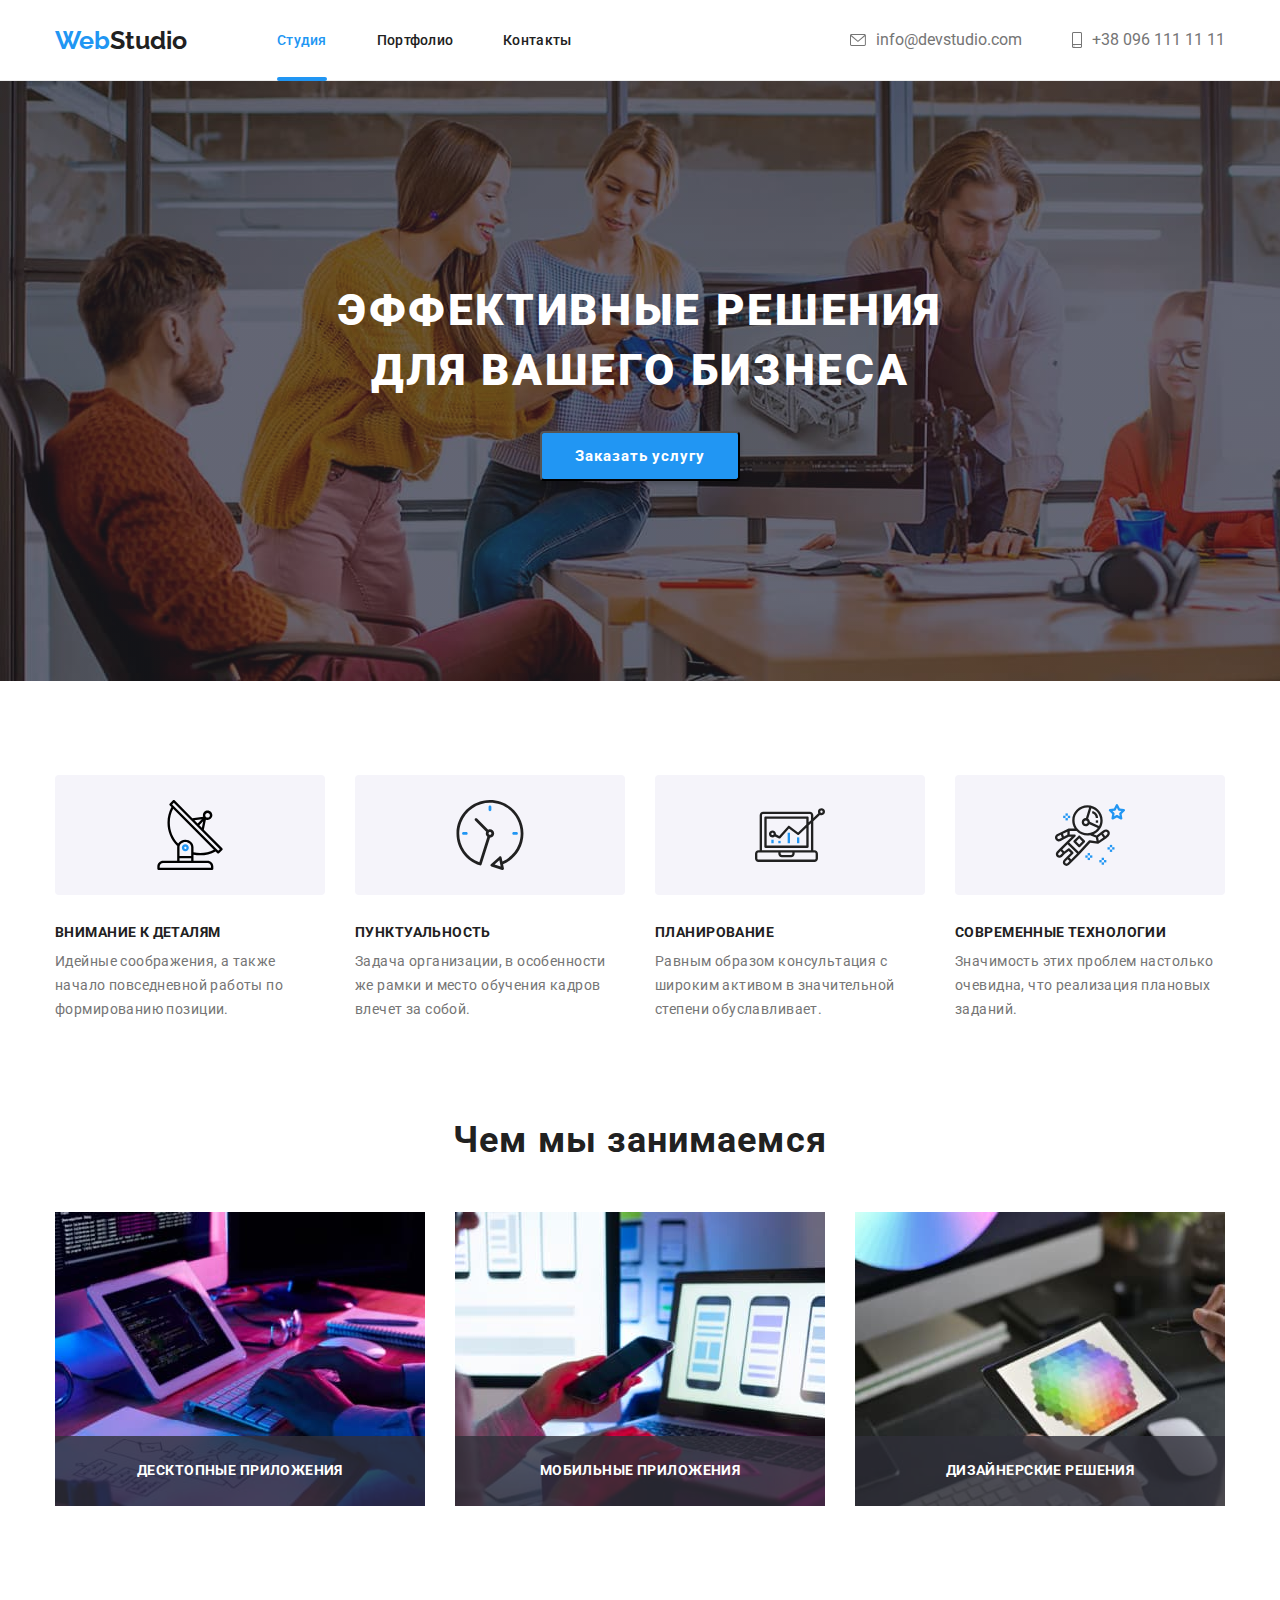
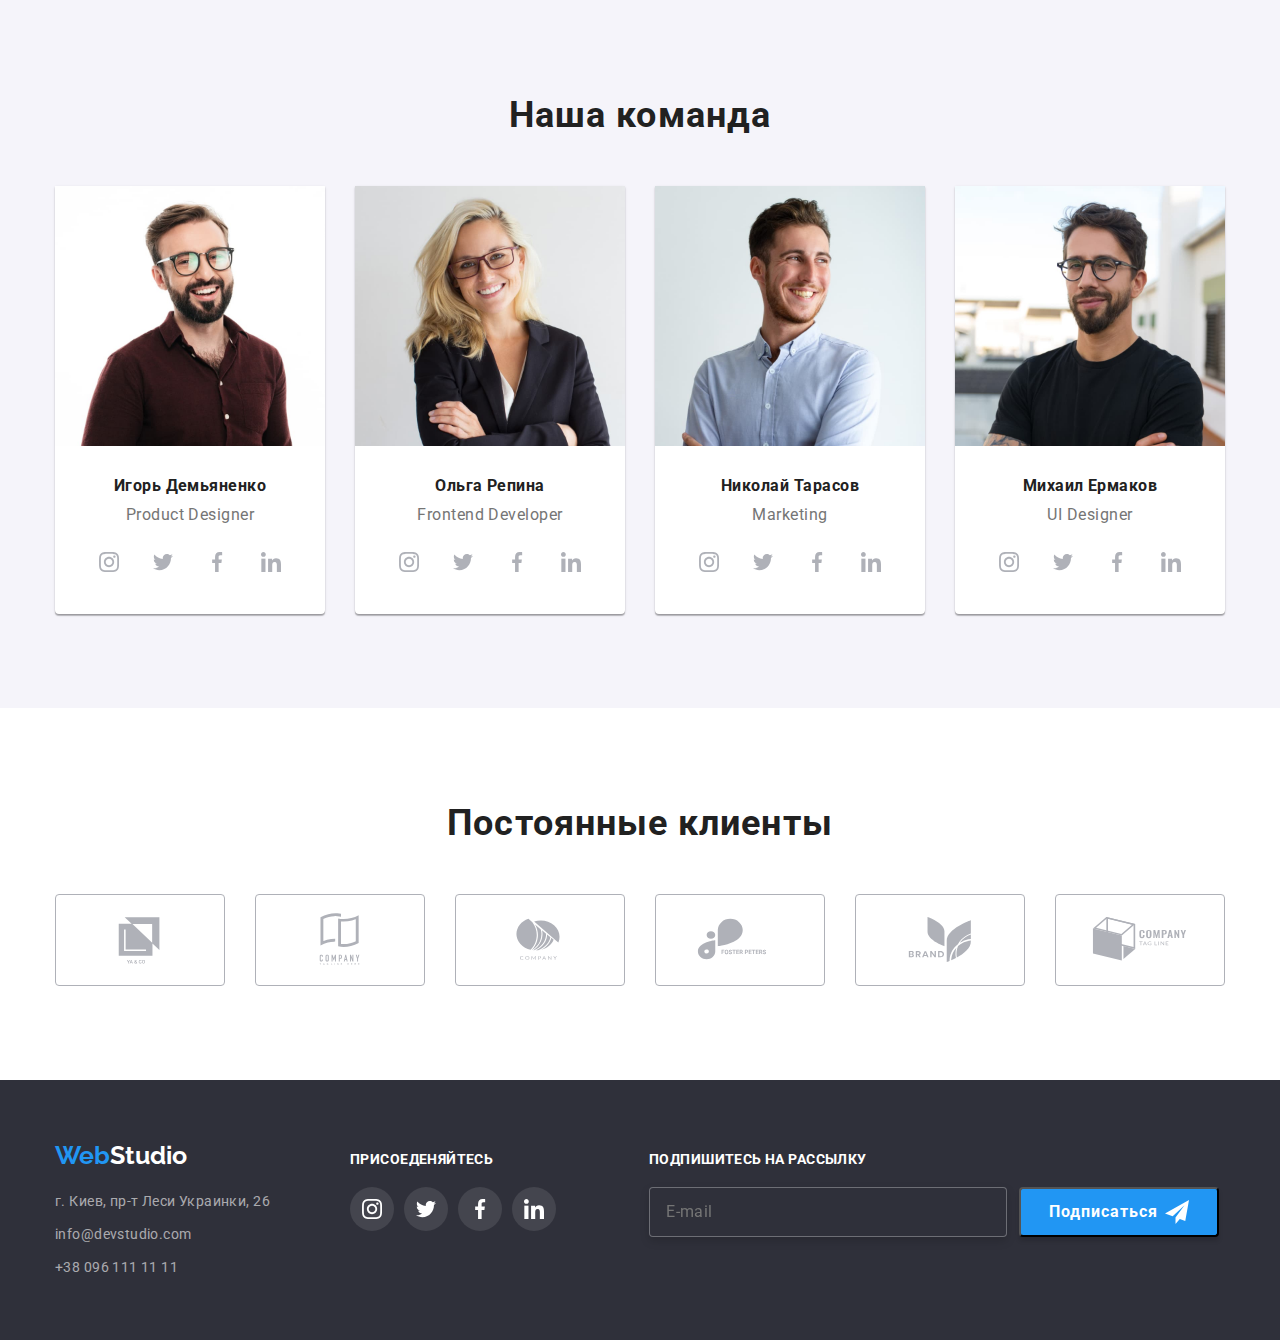
<file: index.html>
<!DOCTYPE html>
<html lang="ru">
  <head>
    <meta charset="UTF-8" />
    <meta http-equiv="X-UA-Compatible" content="IE=edge" />
    <meta name="viewport" content="width=device-width, initial-scale=1.0" />
    <title>Document</title>
    <link rel="stylesheet" href="./CSS/modern-normalize.css" />
    <link rel="stylesheet" href="./CSS/styles.css" />
    <link rel="preconnect" href="https://fonts.googleapis.com" />
    <link rel="preconnect" href="https://fonts.gstatic.com" crossorigin />
    <link
      href="https://fonts.googleapis.com/css2?family=Raleway:wght@700&family=Roboto:wght@400;500;700;900&display=swap"
      rel="stylesheet"
    />
  </head>

  <body>
    <!-- header -->
    <header class="header">
      <div class="header-box container">
        <!-- nav -->
        <nav class="header-nav">
          <a href="./index.html" class="logo">Web<span class="logo-studio">Studio</span></a>

          <ul class="header-nav-list">
            <li class="item"><a class="link current" href="">Студия</a></li>
            <li class="item">
              <a class="link" href="./portfolio.html">Портфолио</a>
            </li>
            <li class="item"><a class="link" href="">Контакты</a></li>
          </ul>
        </nav>
        <ul class="header-contact">
          <li class="item">
            <a class="link" href="mailto:info@devstudio.com"
              ><svg class="mail-icon" width="16" height="12">
                <use href="./images/svg/icons.svg#icon-envelope"></use>
              </svg>
              info@devstudio.com</a
            >
          </li>
          <li class="item">
            <a class="link" href="tel:+380961111111">
              <svg class="phone-icon" width="10" height="16">
                <use href="./images/svg/icons.svg#icon-smartphone"></use>
              </svg>
              +38 096 111 11 11
            </a>
          </li>
        </ul>
      </div>
    </header>
    <!-- main content -->
    <main>
      <!-- hero -->
      <section class="hero-section">
        <div class="container">
          <h1 class="hero-titel">Эффективные решения для вашего бизнеса</h1>
          <button type="button" class="hero-button button" data-open-modal>Заказать услугу</button>
        </div>
      </section>
      <!-- feature -->
      <section class="section container">
        <div class="feature">
          <h2 class="visually-hidden">Особенности</h2>
          <ul class="feature">
            <li class="item">
              <div class="feature-icon-box">
                <svg class="icon" width="70" height="70">
                  <use href="./images/svg/icons.svg#icon-antenna-1"></use>
                </svg>
              </div>
              <h3 class="feature-title">Внимание к деталям</h3>
              <p class="feature-paragraph">
                Идейные соображения, а также начало повседневной работы по формированию позиции.
              </p>
            </li>
            <li class="item">
              <div class="feature-icon-box">
                <svg class="icon" width="70" height="70">
                  <use href="./images/svg/icons.svg#icon-clock-1"></use>
                </svg>
              </div>
              <h3 class="feature-title">Пунктуальность</h3>
              <p class="feature-paragraph">
                Задача организации, в особенности же рамки и место обучения кадров влечет за собой.
              </p>
            </li>
            <li class="item">
              <div class="feature-icon-box">
                <svg class="icon" width="70" height="70">
                  <use href="./images/svg/icons.svg#icon-diagram-1"></use>
                </svg>
              </div>
              <h3 class="feature-title">Планирование</h3>
              <p class="feature-paragraph">
                Равным образом консультация с широким активом в значительной степени обуславливает.
              </p>
            </li>
            <li class="item">
              <div class="feature-icon-box">
                <svg class="icon" width="70" height="70">
                  <use href="./images/svg/icons.svg#icon-astronaut-1"></use>
                </svg>
              </div>
              <h3 class="feature-title">Современные технологии</h3>
              <p class="feature-paragraph">
                Значимость этих проблем настолько очевидна, что реализация плановых заданий.
              </p>
            </li>
          </ul>
        </div>
      </section>
      <!-- what are we doing -->
      <section class="section no-padding">
        <div class="container">
          <h2 class="section-title">Чем мы занимаемся</h2>
          <ul class="work-box">
            <li class="item">
              <div class="work-item-image">
                <img src="./images/img1.jpeg" width="370" alt="десктоп" />
                <div class="work-text"><p>Десктопные приложения</p></div>
              </div>
            </li>
            <li class="item">
              <div class="work-item-image">
                <img src="./images/img2.jpeg" width="370" alt="мобильный" />
                <div class="work-text"><p>Мобильные приложения</p></div>
              </div>
            </li>
            <li class="item">
              <div class="work-item-image">
                <img src="./images/img3.jpeg" width="370" alt="дизайн" />
                <div class="work-text"><p>Дизайнерские решения</p></div>
              </div>
            </li>
          </ul>
        </div>
      </section>
      <!-- team -->
      <section class="team-box section">
        <div class="container">
          <h2 class="section-title">Наша команда</h2>
          <ul class="team-flex">
            <li class="item">
              <img src="./images/img4.jpeg" width="270" height="260" alt="Product Designer" />
              <h3 class="team-title">Игорь Демьяненко</h3>
              <p class="team-paragraph">Product Designer</p>
              <ul class="team-social-box">
                <li class="social-icon">
                  <a class="social-icon-link link" href="">
                    <svg class="icon" width="20" height="20">
                      <use href="./images/svg/icons.svg#icon-instagram-2"></use>
                    </svg>
                  </a>
                </li>
                <li class="social-icon">
                  <a class="social-icon-link link" href="">
                    <svg class="icon" width="20" height="20">
                      <use href="./images/svg/icons.svg#icon-twitter-1"></use>
                    </svg>
                  </a>
                </li>
                <li class="social-icon">
                  <a class="social-icon-link link" href="">
                    <svg class="icon" width="20" height="20">
                      <use href="./images/svg/icons.svg#icon-facebook-1"></use>
                    </svg>
                  </a>
                </li>
                <li class="social-icon">
                  <a class="social-icon-link link" href="">
                    <svg class="icon" width="20" height="20">
                      <use href="./images/svg/icons.svg#icon-linkedin-1"></use>
                    </svg>
                  </a>
                </li>
              </ul>
            </li>
            <li class="item">
              <img src="./images/img5.jpeg" width="270" height="260" alt="Frontend Developer" />
              <h3 class="team-title">Ольга Репина</h3>
              <p class="team-paragraph">Frontend Developer</p>
              <ul class="team-social-box">
                <li class="social-icon">
                  <a class="social-icon-link link" href="">
                    <svg class="icon" width="20" height="20">
                      <use href="./images/svg/icons.svg#icon-instagram-2"></use>
                    </svg>
                  </a>
                </li>
                <li class="social-icon">
                  <a class="social-icon-link link" href="">
                    <svg class="icon" width="20" height="20">
                      <use href="./images/svg/icons.svg#icon-twitter-1"></use>
                    </svg>
                  </a>
                </li>
                <li class="social-icon">
                  <a class="social-icon-link link" href="">
                    <svg class="icon" width="20" height="20">
                      <use href="./images/svg/icons.svg#icon-facebook-1"></use>
                    </svg>
                  </a>
                </li>
                <li class="social-icon">
                  <a class="social-icon-link link" href="">
                    <svg class="icon" width="20" height="20">
                      <use href="./images/svg/icons.svg#icon-linkedin-1"></use>
                    </svg>
                  </a>
                </li>
              </ul>
            </li>
            <li class="item">
              <img src="./images/img6.jpeg" width="270" height="260" alt="Marketing" />
              <h3 class="team-title">Николай Тарасов</h3>
              <p class="team-paragraph">Marketing</p>
              <ul class="team-social-box">
                <li class="social-icon">
                  <a class="social-icon-link link" href="">
                    <svg class="icon" width="20" height="20">
                      <use href="./images/svg/icons.svg#icon-instagram-2"></use>
                    </svg>
                  </a>
                </li>
                <li class="social-icon">
                  <a class="social-icon-link link" href="">
                    <svg class="icon" width="20" height="20">
                      <use href="./images/svg/icons.svg#icon-twitter-1"></use>
                    </svg>
                  </a>
                </li>
                <li class="social-icon">
                  <a class="social-icon-link link" href="">
                    <svg class="icon" width="20" height="20">
                      <use href="./images/svg/icons.svg#icon-facebook-1"></use>
                    </svg>
                  </a>
                </li>
                <li class="social-icon">
                  <a class="social-icon-link link" href="">
                    <svg class="icon" width="20" height="20">
                      <use href="./images/svg/icons.svg#icon-linkedin-1"></use>
                    </svg>
                  </a>
                </li>
              </ul>
            </li>
            <li class="item">
              <img src="./images/img7.jpeg" width="270" height="260" alt="UI Designer" />
              <h3 class="team-title">Михаил Ермаков</h3>
              <p class="team-paragraph">UI Designer</p>
              <ul class="team-social-box">
                <li class="social-icon">
                  <a class="social-icon-link link" href="">
                    <svg class="icon" width="20" height="20">
                      <use href="./images/svg/icons.svg#icon-instagram-2"></use>
                    </svg>
                  </a>
                </li>
                <li class="social-icon">
                  <a class="social-icon-link link" href="">
                    <svg class="icon" width="20" height="20">
                      <use href="./images/svg/icons.svg#icon-twitter-1"></use>
                    </svg>
                  </a>
                </li>
                <li class="social-icon">
                  <a class="social-icon-link link" href="">
                    <svg class="icon" width="20" height="20">
                      <use href="./images/svg/icons.svg#icon-facebook-1"></use>
                    </svg>
                  </a>
                </li>
                <li class="social-icon">
                  <a class="social-icon-link link" href="">
                    <svg class="icon" width="20" height="20">
                      <use href="./images/svg/icons.svg#icon-linkedin-1"></use>
                    </svg>
                  </a>
                </li>
              </ul>
            </li>
          </ul>
        </div>
      </section>
      <!-- clients -->
      <section class="clients section">
        <div class="clients-box container">
          <h2 class="clients-title">Постоянные клиенты</h2>
          <ul class="clients-list">
            <li class="clients-item">
              <a class="link clients-link" href="">
                <svg class="icon" width="106" height="60">
                  <use href="./images/svg/icons.svg#icon-yaco"></use>
                </svg>
              </a>
            </li>
            <li class="clients-item">
              <a class="link clients-link" href="">
                <svg class="icon" width="106" height="60">
                  <use href="./images/svg/icons.svg#icon-company"></use>
                </svg>
              </a>
            </li>
            <li class="clients-item">
              <a class="link clients-link" href="">
                <svg class="icon" width="106" height="60">
                  <use href="./images/svg/icons.svg#icon-logo"></use>
                </svg>
              </a>
            </li>
            <li class="clients-item">
              <a class="link clients-link" href="">
                <svg class="icon" width="106" height="60">
                  <use href="./images/svg/icons.svg#icon-foster"></use>
                </svg>
              </a>
            </li>
            <li class="clients-item">
              <a class="link clients-link" href="">
                <svg width="106" height="60">
                  <use href="./images/svg/icons.svg#icon-brand"></use>
                </svg>
              </a>
            </li>
            <li class="clients-item">
              <a class="link clients-link" href="">
                <svg class="icon" width="106" height="60">
                  <use href="./images/svg/icons.svg#icon-tag-line"></use>
                </svg>
              </a>
            </li>
          </ul>
        </div>
      </section>
    </main>
    <!-- footer -->
    <footer class="footer">
      <section class="footer-box container">
        <div class="address-box">
          <a href="./index.html" class="logo">Web<span class="logo-footer">Studio</span></a>
          <address class="footer-address">
            <ul class="address-list">
              <li class="address-item">
                <a class="link address-link" href="https://goo.gl/maps/UodMiLkkmao1nxag8">
                  г. Киев, пр-т Леси Украинки, 26
                </a>
              </li>
              <li class="address-item">
                <a class="link address-link" href="mailto:info@devstudio.com">info@devstudio.com</a>
              </li>
              <li class="address-item">
                <a class="link address-link" href="tel:+380961111111">+38 096 111 11 11</a>
              </li>
            </ul>
          </address>
        </div>
        <div class="social-box">
          <h2 class="social-title">Присоеденяйтесь</h2>
          <ul class="footer-social-box">
            <li class="social-icon">
              <a class="link footer-social-link" href="">
                <svg class="icon" width="20" height="20">
                  <use href="./images/svg/icons.svg#icon-instagram-2"></use>
                </svg>
              </a>
            </li>
            <li class="social-icon">
              <a class="link footer-social-link" href="">
                <svg class="icon" width="20" height="20">
                  <use href="./images/svg/icons.svg#icon-twitter-1"></use>
                </svg>
              </a>
            </li>
            <li class="social-icon">
              <a class="link footer-social-link" href="">
                <svg class="icon" width="20" height="20">
                  <use href="./images/svg/icons.svg#icon-facebook-1"></use>
                </svg>
              </a>
            </li>
            <li class="social-icon">
              <a class="link footer-social-link" href="">
                <svg class="icon" width="20" height="20">
                  <use href="./images/svg/icons.svg#icon-linkedin-1"></use>
                </svg>
              </a>
            </li>
          </ul>
        </div>
        <div class="footer-form-box">
          <h2 class="social-title">Подпишитесь на рассылку</h2>
          <form class="footer-form js-speaker-form" >
              <input type="email" name="mail" placeholder="E-mail" />
            <button type="submit" class="footer-btn button">Подписаться 
              <svg class="icon-btn" width="24" height="24">
                <use href="./images/svg/icons.svg#icon-icon-send"></use>
              </svg>
            </button>
          </form>

      </section>
    </footer>
    <!-- modal -->
    <div class="backdrop is-hidden " data-backdrop>
      <div class="modal">
        <button class="modal-button" data-close-modal>
          <svg width="18" height="18">
            <use href="./images/svg/icons.svg#icon-close-black"></use>
          </svg>
        </button>
        <form action="#" class="modal-form js-speaker-form">

            <p class="modal-title">Оставьте свои данные, мы вам перезвоним</p>

            <div class="form-field">
                <label for="user-name" class="label">Имя</label>
                <input type="text" class="form-name" id="user-name" name="user-name" required autofocus>
                <svg class="form-svg" width="18" height="18">
                    <use href="./images/svg/icons.svg#icon-person-black"></use>
                </svg>
            </div>

            <div class="form-field">
                <label for="user-tel" class="label">Телефон</label>
                <input  type="tel" class="form-tel" id="user-tel" name="user-tel" required>
                <svg class="form-svg" width="18" height="18">
                    <use href="./images/svg/icons.svg#icon-phone-black"></use>
                </svg>
            </div>

            <div class="form-field">
                <label for="user-mail" class="label">Почта</label>
                <input  type="email" class="form-mail" name="user-mail" id="user-mail">
                <svg class="form-svg" width="18" height="18">
                    <use href="./images/svg/icons.svg#icon-email-black"></use>
                </svg>
            </div>

            <div >
              <label for="comments" class="label">Комментарий</label>
              <textarea name="comments" id="comments" placeholder="Введите текст" class="comments"></textarea>
            </div>

            <div class="checkbox-list">
                <label class="policy-label" for="checkbox">
                <input class="checkbox visually-hidden" type="checkbox" name="checkbox" id="checkbox">
                <span class="check-icon"></span>
                <span  class="policy-text">Соглашаюсь с рассылкой и принимаю</span>
                <a class="policy-link" href="">Условия договора</a>
              </label>
            </div>

            <button type="submit" class="form-button button" >Отправить</button>

        </form>
    </div>
      </div>
    </div>
    <script src="./js/modal.js">
    </script>
    <script>

    </script>
  </body>
</html>
</file>
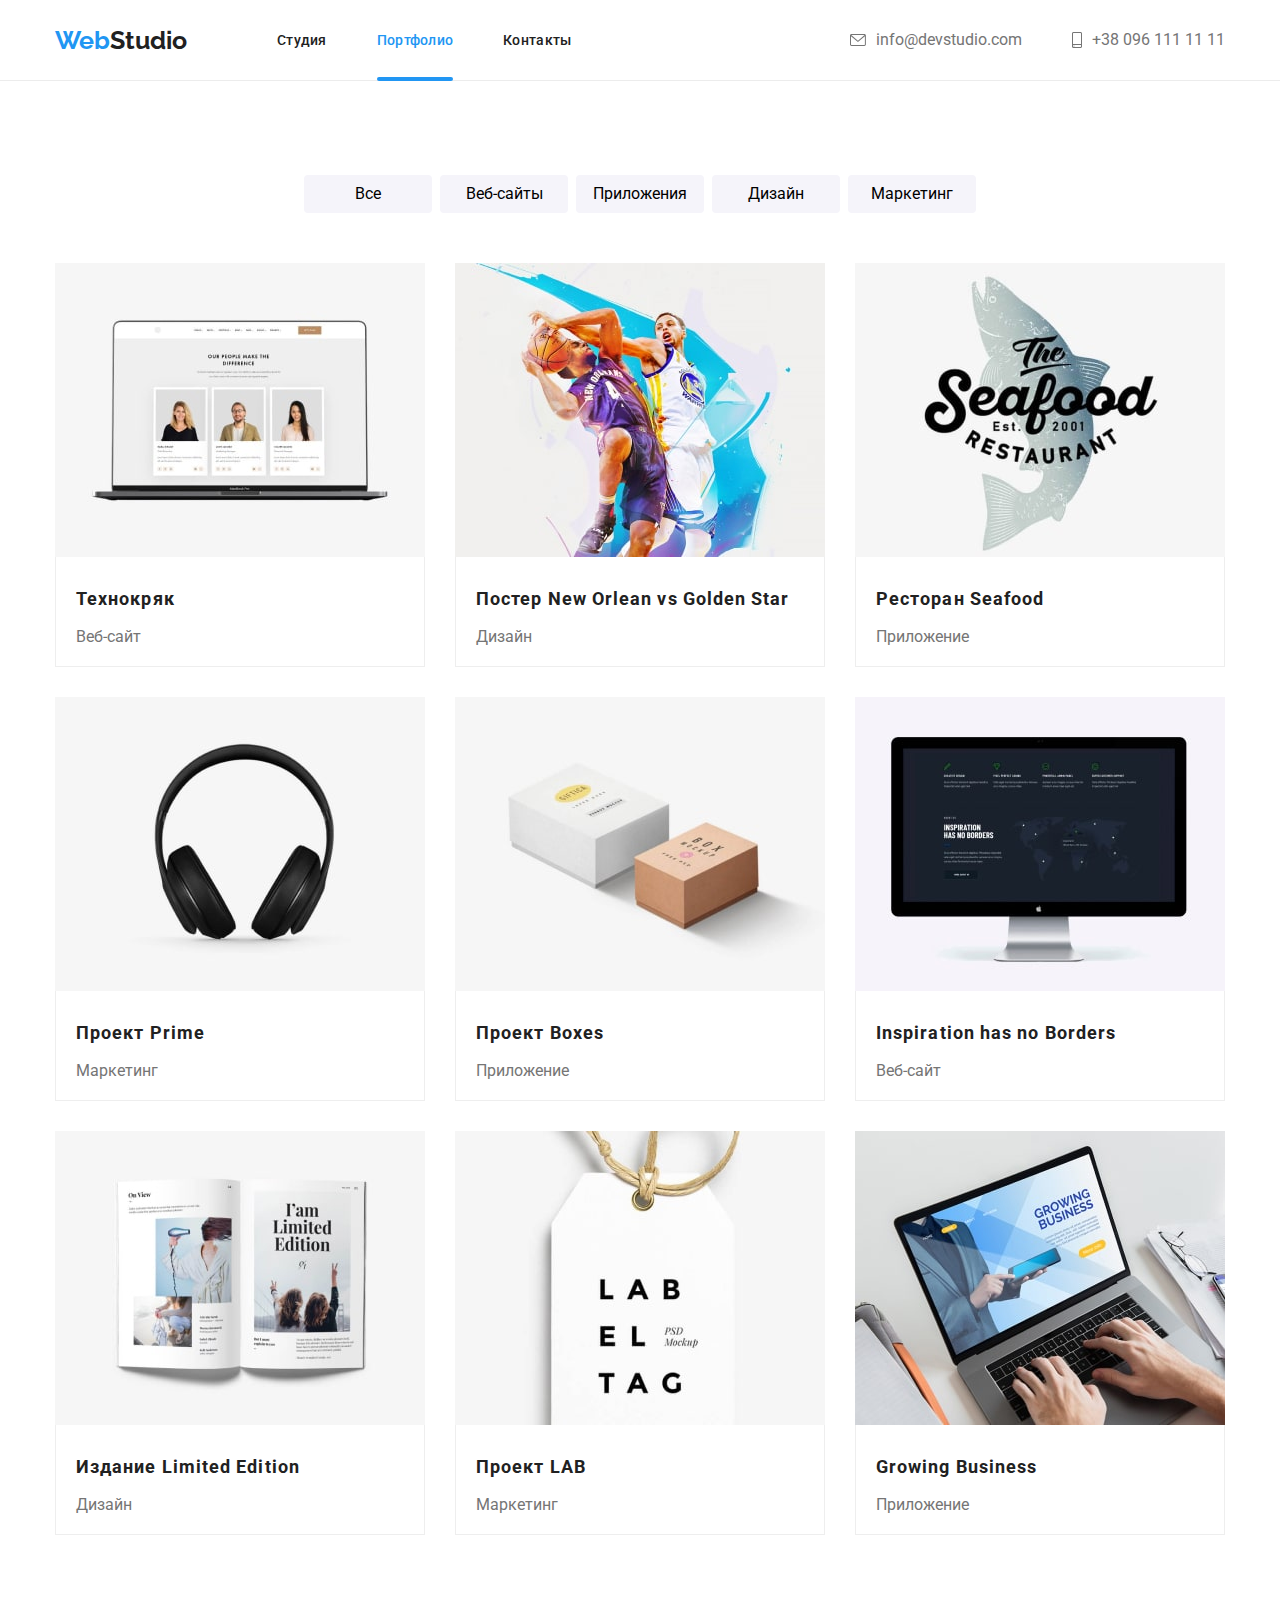
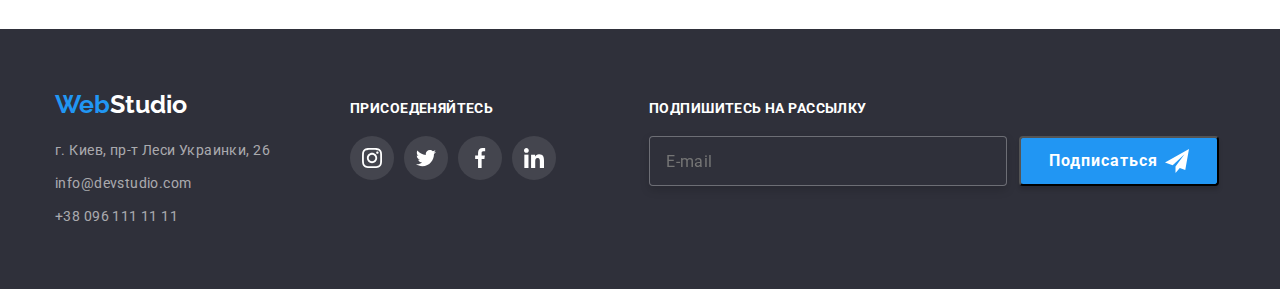
<file: portfolio.html>
<!DOCTYPE html>
<html lang="ru">
  <head>
    <meta charset="UTF-8" />
    <meta http-equiv="X-UA-Compatible" content="IE=edge" />
    <meta name="viewport" content="width=device-width, initial-scale=1.0" />
    <title>Document</title>
    <link rel="stylesheet" href="./CSS/modern-normalize.css" />
    <link rel="stylesheet" href="./CSS/styles.css" />
    <link rel="preconnect" href="https://fonts.googleapis.com" />
    <link rel="preconnect" href="https://fonts.gstatic.com" crossorigin />
    <link
      href="https://fonts.googleapis.com/css2?family=Raleway:wght@700&family=Roboto:wght@400;500;700;900&display=swap"
      rel="stylesheet"
    />
  </head>

  <body>
    <!-- header -->
    <header class="header">
      <!-- nav -->
      <div class="header-box container">
        <nav class="header-nav">
          <a href="./index.html" class="logo">Web<span class="logo-studio">Studio</span></a>

          <ul class="header-nav-list">
            <li class="item"><a class="link" href="./index.html">Студия</a></li>
            <li class="item">
              <a class="link current" href="./portfolio.html">Портфолио</a>
            </li>
            <li class="item"><a class="link" href="">Контакты</a></li>
          </ul>
        </nav>
        <ul class="header-contact">
          <li class="item">
            <a class="link" href="mailto:info@devstudio.com"
              ><svg class="mail-icon" width="16" height="12">
                <use href="./images/svg/icons.svg#icon-envelope"></use>
              </svg>
              info@devstudio.com</a
            >
          </li>
          <li class="item">
            <a class="link" href="tel:+380961111111">
              <svg class="phone-icon" width="10" height="16">
                <use href="./images/svg/icons.svg#icon-smartphone"></use>
              </svg>
              +38 096 111 11 11
            </a>
          </li>
        </ul>
      </div>
    </header>
    <!-- main -->
    <main>
      <section class="section">
        <div class="portfolio-box container">
          <ul class="port-button-list">
            <li class="item"><button type="button" class="button">Все</button></li>
            <li class="item"><button type="button" class="button">Веб-сайты</button></li>
            <li class="item"><button type="button" class="button">Приложения</button></li>
            <li class="item"><button type="button" class="button">Дизайн</button></li>
            <li class="item"><button type="button" class="button">Маркетинг</button></li>
          </ul>
          <h1 class="visually-hidden">Портфолио</h1>
          <ul class="port-gallery">
            <li class="gallery-element">
              <a class="link" href="">
                <div class="gallery-card-thumb">
                  <div class="gallery-img">
                    <img
                      class="img"
                      src="./images/portfolio/port1.jpeg"
                      alt="экран с нашей командой"
                      width="370"
                      height="294"
                    />
                  </div>
                  <div class="gallery-text">
                    <p>
                      Технокряк это современная площадка распространения коронавируса. Компании
                      используют эту платформу для цифрового шпионажа и атак на защищённые сервера
                      конкурентов.
                    </p>
                  </div>
                </div>
                <div class="card-title">
                  <h2 class="image-title">Технокряк</h2>
                  <p class="image-text">Веб-сайт</p>
                </div>
              </a>
            </li>
            <li class="gallery-element">
              <a class="link" href="">
                <div class="gallery-card-thumb">
                  <div class="gallery-img">
                    <img
                      src="./images/portfolio/port2.jpeg"
                      alt="постер НБА"
                      width="370"
                      height="294"
                    />
                  </div>
                  <div class="gallery-text">
                    <p>
                      Технокряк это современная площадка распространения коронавируса. Компании
                      используют эту платформу для цифрового шпионажа и атак на защищённые сервера
                      конкурентов.
                    </p>
                  </div>
                </div>
                <div class="card-title">
                  <h2 class="image-title">
                    Постер <span lang="en">New Orlean vs Golden Star</span>
                  </h2>
                  <p class="image-text">Дизайн</p>
                </div>
              </a>
            </li>
            <li class="gallery-element">
              <a class="link" href="">
                <div class="gallery-card-thumb">
                  <div class="gallery-img">
                    <img
                      src="./images/portfolio/port3.jpeg"
                      alt="логотип ресторана"
                      width="370"
                      height="294"
                    />
                  </div>
                  <div class="gallery-text">
                    <p>
                      Технокряк это современная площадка распространения коронавируса. Компании
                      используют эту платформу для цифрового шпионажа и атак на защищённые сервера
                      конкурентов.
                    </p>
                  </div>
                </div>
                <div class="card-title">
                  <h2 class="image-title">Ресторан <span lang="en">Seafood</span></h2>
                  <p class="image-text">Приложение</p>
                </div>
              </a>
            </li>
            <li class="gallery-element">
              <a class="link" href="">
                <div class="gallery-card-thumb">
                  <div class="gallery-img">
                    <img
                      src="./images/portfolio/port4.jpeg"
                      alt="наушники"
                      width="370"
                      height="294"
                    />
                  </div>
                  <div class="gallery-text">
                    <p>
                      Технокряк это современная площадка распространения коронавируса. Компании
                      используют эту платформу для цифрового шпионажа и атак на защищённые сервера
                      конкурентов.
                    </p>
                  </div>
                </div>
                <div class="card-title">
                  <h2 class="image-title">Проект <span lang="en">Prime</span></h2>
                  <p class="image-text">Маркетинг</p>
                </div>
              </a>
            </li>
            <li class="gallery-element">
              <a class="link" href="">
                <div class="gallery-card-thumb">
                  <div class="gallery-img">
                    <img
                      src="./images/portfolio/port5.jpeg"
                      alt="две коробки"
                      width="370"
                      height="294"
                    />
                  </div>
                  <div class="gallery-text">
                    <p>
                      Технокряк это современная площадка распространения коронавируса. Компании
                      используют эту платформу для цифрового шпионажа и атак на защищённые сервера
                      конкурентов.
                    </p>
                  </div>
                </div>
                <div class="card-title">
                  <h2 class="image-title">Проект <span lang="en">Boxes</span></h2>
                  <p class="image-text">Приложение</p>
                </div>
              </a>
            </li>
            <li class="gallery-element">
              <a class="link" href="">
                <div class="gallery-card-thumb">
                  <div class="gallery-img">
                    <img
                      src="./images/portfolio/port6.jpeg"
                      alt="монитор"
                      width="370"
                      height="294"
                    />
                  </div>
                  <div class="gallery-text">
                    <p>
                      Технокряк это современная площадка распространения коронавируса. Компании
                      используют эту платформу для цифрового шпионажа и атак на защищённые сервера
                      конкурентов.
                    </p>
                  </div>
                </div>
                <div class="card-title">
                  <h2 class="image-title" lang="en">Inspiration has no Borders</h2>
                  <p class="image-text">Веб-сайт</p>
                </div>
              </a>
            </li>
            <li class="gallery-element">
              <a class="link" href="">
                <div class="gallery-card-thumb">
                  <div class="gallery-img">
                    <img src="./images/portfolio/port7.jpeg" alt="книга" width="370" height="294" />
                  </div>
                  <div class="gallery-text">
                    <p>
                      Технокряк это современная площадка распространения коронавируса. Компании
                      используют эту платформу для цифрового шпионажа и атак на защищённые сервера
                      конкурентов.
                    </p>
                  </div>
                </div>
                <div class="card-title">
                  <h2 class="image-title">Издание <span lang="en">Limited Edition</span></h2>
                  <p class="image-text">Дизайн</p>
                </div>
              </a>
            </li>
            <li class="gallery-element">
              <a class="link" href="">
                <div class="gallery-card-thumb">
                  <div class="gallery-img">
                    <img src="./images/portfolio/port8.jpeg" alt="бирка" width="370" height="294" />
                  </div>
                  <div class="gallery-text">
                    <p>
                      Технокряк это современная площадка распространения коронавируса. Компании
                      используют эту платформу для цифрового шпионажа и атак на защищённые сервера
                      конкурентов.
                    </p>
                  </div>
                </div>
                <div class="card-title">
                  <h2 class="image-title">Проект LAB</h2>
                  <p class="image-text">Маркетинг</p>
                </div>
              </a>
            </li>
            <li class="gallery-element">
              <a class="link" href="">
                <div class="gallery-card-thumb">
                  <div class="gallery-img">
                    <img
                      src="./images/portfolio/port9.jpeg"
                      alt="ноутбук с руками-"
                      width="370"
                      height="294"
                    />
                  </div>
                  <div class="gallery-text">
                    <p>
                      Технокряк это современная площадка распространения коронавируса. Компании
                      используют эту платформу для цифрового шпионажа и атак на защищённые сервера
                      конкурентов.
                    </p>
                  </div>
                </div>
                <div class="card-title">
                  <h2 class="image-title" lang="en">Growing Business</h2>
                  <p class="image-text">Приложение</p>
                </div>
              </a>
            </li>
          </ul>
        </div>
      </section>
    </main>
    <footer class="footer">
      <section class="footer-box container">
        <div class="address-box">
          <a href="./index.html" class="logo">Web<span class="logo-footer">Studio</span></a>
          <address class="footer-address">
            <ul class="address-list">
              <li class="address-item">
                <a class="link address-link" href="https://goo.gl/maps/UodMiLkkmao1nxag8">
                  г. Киев, пр-т Леси Украинки, 26
                </a>
              </li>
              <li class="address-item">
                <a class="link address-link" href="mailto:info@devstudio.com">info@devstudio.com</a>
              </li>
              <li class="address-item">
                <a class="link address-link" href="tel:+380961111111">+38 096 111 11 11</a>
              </li>
            </ul>
          </address>
        </div>
        <div class="social-box">
          <h2 class="social-title">Присоеденяйтесь</h2>
          <ul class="footer-social-box">
            <li class="social-icon">
              <a class="link footer-social-link" href="">
                <svg class="icon" width="20" height="20">
                  <use href="./images/svg/icons.svg#icon-instagram-2"></use>
                </svg>
              </a>
            </li>
            <li class="social-icon">
              <a class="link footer-social-link" href="">
                <svg class="icon" width="20" height="20">
                  <use href="./images/svg/icons.svg#icon-twitter-1"></use>
                </svg>
              </a>
            </li>
            <li class="social-icon">
              <a class="link footer-social-link" href="">
                <svg class="icon" width="20" height="20">
                  <use href="./images/svg/icons.svg#icon-facebook-1"></use>
                </svg>
              </a>
            </li>
            <li class="social-icon">
              <a class="link footer-social-link" href="">
                <svg class="icon" width="20" height="20">
                  <use href="./images/svg/icons.svg#icon-linkedin-1"></use>
                </svg>
              </a>
            </li>
          </ul>
        </div>
        <div class="footer-form-box">
          <h2 class="social-title">Подпишитесь на рассылку</h2>
          <form class="footer-form  js-speaker-form">
              <input type="email" name="mail" placeholder="E-mail" />
            <button type="submit" class="footer-btn button">Подписаться 
              <svg class="icon-btn" width="24" height="24">
                <use href="./images/svg/icons.svg#icon-icon-send"></use>
              </svg>
            </button>
          </form>
      </section>
    </footer>
    <script src="./js/modal.js"></script>
  </body>
</html>
</file>
<file: CSS/styles.css>
:root {
  --primary-text-color: #212121;
  --title-text-color: #757575;
  --accent-color: #2196f3;
  --primary-color-white: #ffffff;
  --background-gray: #2f303a;
}

body {
  font-family: 'roboto', sans-serif;
  position: relative;
  max-width: 1600px;
  margin: 0 auto;
  color: var(--primary-text-color);
}

p,
h1,
h2,
h3,
h4,
h5,
h6 {
  margin: 0;
  padding: 0;
}

ul {
  list-style: none;
  padding: 0;
  margin: 0;
}
a {
  text-decoration: none;
}
img {
  display: block;
  max-width: 100%;
  height: auto;
}
label {
  cursor: pointer;
  transition-duration: 250ms;
  transition-timing-function: cubic-bezier(0.4, 0, 0.2, 1);
}
.link {
  transition-duration: 250ms;
  transition-timing-function: cubic-bezier(0.4, 0, 0.2, 1);
}
.button {
  cursor: pointer;
  transition-duration: 250ms;
  transition-timing-function: cubic-bezier(0.4, 0, 0.2, 1);
}
/* -----------------------------all-section---------------------------------- */
.section {
  padding-top: 94px;
  padding-bottom: 94px;
}

.section.no-padding {
  padding-top: 0;
  padding-bottom: 0;
}
.section-title {
  margin-top: 0;
  margin-bottom: 50px;
}
.container {
  width: 1200px;
  padding-left: 15px;
  padding-right: 15px;
  margin-left: auto;
  margin-right: auto;
}
.visually-hidden {
  position: absolute;
  width: 1px;
  height: 1px;
  margin: -1px;
  border: 0;
  padding: 0;

  white-space: nowrap;
  clip-path: inset(100%);
  clip: rect(0 0 0 0);
  overflow: hidden;
}

/* ---------------------------header-nav----------------------- */
.header {
  border-bottom: 1px solid #ececec;
  max-width: 1600px;
}

.header-nav {
  display: flex;
  align-items: center;
  height: 80px;
}

.header-nav-list {
  display: flex;
  margin-left: 90px;
}
.header-nav-list .item:nth-child(-n + 2) {
  margin-right: 50px;
}
.header-navb .item {
  display: flex;
}

.logo {
  display: block;
  padding-top: 32px;
  padding-bottom: 32px;

  font-family: Raleway;
  font-weight: bold;
  font-size: 25px;
  line-height: 1.2;
  color: var(--accent-color);
}
.logo-studio {
  color: var(--primary-text-color);
}
.header-nav-list .link {
  font-weight: 500;
  font-size: 14px;
  line-height: 16px;
  letter-spacing: 0.02em;
  display: block;
  padding-top: 32px;
  padding-bottom: 32px;
}
.header-nav .link {
  color: var(--primary-text-color);
}
.phone-icon {
  margin-right: 10px;
  fill: currentColor;
}
.mail-icon {
  content: '';
  margin-right: 10px;
  fill: currentColor;
}
.header-nav-list .link.current {
  color: var(--accent-color);
}
.header-nav-list .link:hover,
.header-nav-list .link:focus {
  color: var(--accent-color);
}
.header-nav-list .link.current {
  position: relative;
}
.header-nav-list .link.current::after {
  content: '';
  display: block;
  position: absolute;
  height: 4px;
  width: 100%;
  left: 0;
  bottom: -1px;

  background: #2196f3;
  border-radius: 2px;
}
/* ------------------------header contact---------------- */
.header-contact {
  display: flex;
  margin-left: auto;
  align-items: center;
}

.header-contact .link {
  display: flex;
  align-items: center;
  padding-top: 32px;
  padding-bottom: 32px;
}
.header-contact .item:nth-child(-n + 2) {
  margin-left: 50px;
}

.header-contact .link:hover,
.header-contact .link:focus {
  color: var(--accent-color);
}
.header-contact .link {
  color: var(--title-text-color);
}
.header-box {
  display: flex;
  align-items: center;
  justify-self: start;
  margin: auto;
  height: 80px;
  padding-left: 15px;
  padding-right: 15px;
}
/* ---------------------------hero------------------------ */

.hero-section {
  background-image: linear-gradient(rgba(47, 48, 58, 0.4), rgba(47, 48, 58, 0.4)),
    url(../images/Hero.jpeg);
  background-size: cover;
  background-repeat: no-repeat;
  display: block;
  max-width: 1600px;
  padding: 200px 0;
  text-align: center;
  background-color: var(--background-gray);
}

.hero-titel {
  width: 696px;
  height: 120px;
  font-family: Roboto;
  font-weight: 900;
  font-size: 44px;
  line-height: 1.36;
  letter-spacing: 0.06em;
  text-transform: uppercase;
  margin: 0 auto;
  margin-bottom: 30px;
  color: var(--primary-color-white);
}
.hero-button {
  display: inline-block;
  padding: 10px, 32px;
  cursor: pointer;

  margin: 0 auto;
  width: 200px;
  height: 50px;
  left: 700px;
  top: 430px;
  font-weight: bold;
  font-size: 15px;
  line-height: 2;
  letter-spacing: 0.06em;
  color: var(--primary-color-white);
  text-align: center;
  background: var(--accent-color);
  box-shadow: 0px 4px 4px rgba(0, 0, 0, 0.15);
  border-radius: 4px;
}

/* ------------------------------feature------------------------------ */
.feature {
  display: flex;
}
.feature .item:nth-child(-n + 3) {
  margin-right: 30px;
}
.feature-icon-box {
  display: flex;
  justify-content: center;
  align-items: center;
  height: 120px;
  margin-bottom: 30px;
  background: #f5f4fa;
  border-radius: 4px;
}
.feature .icon {
  display: flex;
}

.feature .feature-title {
  font-weight: bold;
  font-size: 14px;
  line-height: 1.1;
  letter-spacing: 0.03em;
  text-transform: uppercase;
  margin-top: 0;
  margin-bottom: 10px;
}
.feature-paragraph {
  width: 270px;
  height: 75px;

  font-size: 14px;
  line-height: 1.71;
  letter-spacing: 0.03em;

  color: var(--title-text-color);
}
/*------------------------what are we doing-----------------------------*/
.work-box {
  display: flex;
  margin: 0;
  padding-bottom: 94px;
}
.work-box .item:nth-child(-n + 2) {
  margin-right: 30px;
}
.work-item-image {
  position: relative;
}
.work-text {
  position: absolute;
  display: flex;
  justify-content: center;
  align-items: center;
  height: 70px;
  width: 100%;
  bottom: 0;
  left: 0;
  font-weight: bold;
  font-size: 14px;
  line-height: 1.14;
  letter-spacing: 0.03em;
  text-transform: uppercase;

  color: #ffffff;
  background: rgba(47, 48, 58, 0.8);
}
.section-title {
  font-weight: bold;
  font-size: 36px;
  line-height: 1.17;
  text-align: center;
  letter-spacing: 0.03em;
}
/* ------------------------------team-----------------------------------*/

.team-flex {
  display: flex;
  margin-bottom: 0;
}
.team-flex .item:nth-child(-n + 3) {
  margin-right: 30px;
}

.team-flex .item {
  background: var(--primary-color-white);

  box-shadow: 0px 1px 3px rgba(0, 0, 0, 0.12), 0px 1px 1px rgba(0, 0, 0, 0.14),
    0px 2px 1px rgba(0, 0, 0, 0.2);
  border-radius: 0px 0px 4px 4px;
}
.team-box {
  background-color: #f5f4fa;
}
.section-title {
  font-weight: bold;
  font-size: 36px;
  line-height: 1.17;
  text-align: center;
  letter-spacing: 0.03em;
}
.team-title {
  font-size: 16px;
  line-height: 1.2;
  text-align: center;
  letter-spacing: 0.03em;
  margin-top: 30px;
  margin-bottom: 10px;
}
.team-paragraph {
  font-size: 16px;
  line-height: 1.2;
  letter-spacing: 0.03em;
  color: var(--title-text-color);
  padding-bottom: 16px;
  text-align: center;
}
.team-social-box {
  display: flex;
  justify-content: space-between;
  align-items: center;
  max-width: 206px;
  height: auto;
  margin-left: 32px;
  margin-right: 32px;
  margin-bottom: 30px;
}
.social-icon-link {
  display: flex;
  justify-content: center;
  align-items: center;
  padding: 0;
  border-color: none;
  width: 44px;
  height: 44px;
  border-radius: 50%;
  fill: #afb1b8;
}

.social-icon-link:hover,
.social-icon-link:focus {
  background-color: var(--accent-color);
  fill: var(--primary-color-white);
}

/* -----------------------------clients---------------------------------- */
.clients-title {
  font-weight: bold;
  font-size: 36px;
  line-height: 42px;
  text-align: center;
  letter-spacing: 0.03em;
  color: var(--primary-text-color);
  margin-bottom: 50px;
}

.clients-list {
  display: flex;
  justify-content: space-between;
}

.clients-link {
  cursor: pointer;
}

.clients-link {
  display: flex;
  justify-content: center;
  align-items: center;
  width: 170px;
  height: 92px;
  fill: #afb1b8;
  border: 1px solid #afb1b8;
  border-radius: 4px;
}
.clients-link:hover,
.clients-link:focus {
  fill: var(--accent-color);
  border-color: var(--accent-color);
}

/* -----------------------------footer----------------------------------- */
address {
  font-style: normal;
}
.address-list {
  margin-top: 0;
}
.footer-box {
  display: flex;
  align-items: baseline;
}
.social-box {
  margin-left: 80px;
}
.footer-form-box {
  margin-left: 93px;
}
.social-title {
  font-weight: bold;
  font-size: 14px;
  line-height: 16px;
  letter-spacing: 0.03em;
  text-transform: uppercase;
  color: var(--primary-color-white);
  margin-bottom: 20px;
}
.footer .logo {
  padding: 0;
  margin-bottom: 20px;
}
.logo-footer {
  color: var(--primary-color-white);
}
.footer {
  max-width: 1600px;
  background: var(--background-gray);
  padding-top: 60px;
  padding-bottom: 60px;
}
.address-item {
  font-size: 14px;
  line-height: 1.71;
  letter-spacing: 0.03em;
}

.address-item:nth-child(-n + 2) {
  margin-bottom: 9px;
}
.address-link {
  color: rgba(255, 255, 255, 0.6);
}

.address-link:hover,
.address-link:focus {
  color: var(--accent-color);
}
/* ------------------------------footer-social---------------------------- */
.footer-social-box {
  display: flex;
  justify-content: space-between;
  align-items: center;
  width: 206px;
  height: auto;
}
.footer-social-link {
  display: flex;
  justify-content: center;
  align-items: center;
  padding: 0;
  border-color: none;
  width: 44px;
  height: 44px;
  border-radius: 50%;
  background-color: #44454e;
  fill: var(--primary-color-white);
}

.footer-social-link:hover,
.footer-social-link:focus {
  background-color: var(--accent-color);
}
/* -----------------------------footer form------------------------------ */
.footer-form {
  display: flex;
}

.footer-form input {
  width: 358px;
  height: 50px;
  outline: 1px;
  border: 1px solid rgba(255, 255, 255, 0.3);
  box-sizing: border-box;
  filter: drop-shadow(0px 4px 4px rgba(0, 0, 0, 0.15));
  cursor: pointer;
  border-radius: 4px;
  background: #2f303a;
  padding-left: 16px;
  font-size: 16px;
  line-height: 1.25;
  align-items: center;
  letter-spacing: 0.03em;
  transition-duration: 250ms;
  transition-timing-function: cubic-bezier(0.4, 0, 0.2, 1);

  color: rgba(255, 255, 255, 0.6);
}
.footer-form button {
  display: flex;
  justify-content: space-between;
  align-items: center;
  padding-left: 28px;
  padding-right: 28px;
  width: 200px;
  height: 50px;
  margin-left: 12px;
  background: #2196f3;
  box-shadow: 0px 4px 4px rgba(0, 0, 0, 0.15);
  border-radius: 4px;
  font-weight: bold;
  font-size: 16px;
  line-height: 1.87;
  letter-spacing: 0.06em;
  transition-duration: 250ms;
  transition-timing-function: cubic-bezier(0.4, 0, 0.2, 1);

  color: var(--primary-color-white);
}

/* ------------------------------portfolio-------------------------------- */

.port-button-list .item:nth-child(-n + 4) {
  margin-right: 8px;
}
.port-button-list {
  display: flex;
  justify-content: center;
  margin-top: 0;
  margin-bottom: 50px;
}
.gallery-element .link {
  display: block;
}
.gallery-element .link:hover,
.gallery-element .link:focus {
  box-shadow: 0px 1px 1px rgba(0, 0, 0, 0.12), 0px 4px 4px rgba(0, 0, 0, 0.06),
    1px 4px 6px rgba(0, 0, 0, 0.16);
}
.port-gallery {
  display: flex;
  flex-wrap: wrap;
  margin-top: 0;
}
.card-title {
  height: 110px;
  background: var(--primary-color-white);
  border: 1px solid #eeeeee;
  box-sizing: border-box;
  border-top: 0;
  padding: 24px 20px;
}
.img {
  height: 294px;
}
.gallery-element {
  width: 370px;
  height: 404px;
  margin-right: 30px;
  margin-bottom: 30px;
  box-sizing: border-box;
  background: var(--primary-color-white);
}
.port-gallery .gallery-element:nth-child(3n) {
  margin-right: 0;
}
.port-gallery .gallery-element:nth-last-child(-n + 3) {
  margin-bottom: 0;
}
.gallery-card-thumb {
  position: relative;
  overflow: hidden;
}

.gallery-text {
  position: absolute;
  font-size: 18px;
  line-height: 1.56;
  left: 0;
  bottom: 0;
  width: 100%;
  padding: 63px 24px;
  letter-spacing: 0.03em;
  background: rgba(33, 150, 243, 0.9);
  color: var(--primary-color-white);
  transform: translateY(100%);
  transition-duration: 250ms;
  transition-timing-function: cubic-bezier(0.4, 0, 0.2, 1);
}

.gallery-element .link:hover .gallery-text {
  transform: translateY(0);
}
.image-title {
  font-weight: bold;
  font-size: 18px;
  line-height: 2;
  color: var(--primary-text-color);
  margin-top: 0;
  margin-bottom: 5px;
  letter-spacing: 0.06em;
}
.image-text {
  font-size: 16px;
  line-height: 1.87;
  color: var(--title-text-color);
}

.port-button-list .button {
  border: 0;
  min-width: 128px;
  height: 38px;
  font-style: inherit;
  background: #f5f4fa;
  cursor: pointer;
  border-radius: 4px;
}
.port-button-list .button:hover,
.port-button-list .button:focus {
  background-color: var(--accent-color);
  color: var(--primary-color-white);
  box-shadow: 0px 3px 1px rgba(0, 0, 0, 0.1), 0px 1px 2px rgba(0, 0, 0, 0.08),
    0px 2px 2px rgba(0, 0, 0, 0.12);
}
/* -----------------------modal------------------------ */
.backdrop {
  position: fixed;
  top: 0;
  left: 0;
  width: 100%;
  height: 100%;
  background-color: rgba(0, 0, 0, 0.2);
  opacity: 1;
  transition-duration: 250ms;
  transition-timing-function: cubic-bezier(0.4, 0, 0.2, 1);
  z-index: 1;
}

.modal {
  position: absolute;
  min-width: 528px;
  min-height: 581px;
  padding: 40px;
  top: 50%;
  left: 50%;
  box-shadow: 0px 1px 3px rgba(0, 0, 0, 0.12), 0px 1px 1px rgba(0, 0, 0, 0.14),
    0px 2px 1px rgba(0, 0, 0, 0.2);
  border-radius: 4px;
  transform: translate(-50%, -50%) scale(1) rotate3d(1, 1, 1, 0deg);

  transition-duration: 250ms;
  transition-timing-function: cubic-bezier(0.4, 0, 0.2, 1);
  background: var(--primary-color-white);
  transform-origin: 150px 150px;
}

.backdrop.is-hidden {
  opacity: 0;
  pointer-events: none;
  visibility: hidden;
}

.backdrop.is-hidden .modal {
  transform: translate(-50%, -50%) scale(0.8) rotate3d(1, 1, 1, 180deg);
}
.modal-button {
  position: absolute;
  right: 8px;
  top: 8px;
  padding: 0;
  border-color: none;
  border-radius: 50%;
  width: 30px;
  height: 30px;
  cursor: pointer;

  background: var(--primary-color-white);
  border: 1px solid rgba(0, 0, 0, 0.1);
  box-sizing: border-box;
  transition-duration: 250ms;
  transition-timing-function: cubic-bezier(0.4, 0, 0.2, 1);
}
.modal-button svg {
  display: flex;
  margin: auto;
  transition-duration: 250ms;
  transition-timing-function: cubic-bezier(0.4, 0, 0.2, 1);
}
.modal-button svg:hover,
.modal-button svg:focus {
  fill: var(--accent-color);
}

.modal-title {
  font-weight: bold;
  font-size: 20px;
  line-height: 23px;
  text-align: center;
  letter-spacing: 0.03em;
  margin-bottom: 12px;
  color: var(--primary-text-color);
}
.form-field input {
  cursor: pointer;
  width: 100%;
  height: 40px;
  padding-left: 40px;
  border: 1px solid rgba(33, 33, 33, 0.2);
  box-sizing: border-box;
  border-radius: 4px;
  margin-top: 4px;
  transition-duration: 250ms;
  transition-timing-function: cubic-bezier(0.4, 0, 0.2, 1);
  outline: none;
}
.form-field input:hover,
.form-field input:focus {
  border: 1px solid var(--accent-color);
}
.comments:hover,
.comments:focus {
  border: 1px solid var(--accent-color);
}
.label {
  font-size: 12px;
  line-height: 1.16;
  letter-spacing: 0.01em;
  color: #757575;
}
.form-field {
  position: relative;
  margin-bottom: 10px;
}
.form-field input + .form-svg,
.form-field input + .form-svg {
  transition-duration: 250ms;
  transition-timing-function: cubic-bezier(0.4, 0, 0.2, 1);
}

.form-field input:hover + .form-svg,
.form-field input:focus + .form-svg {
  fill: var(--accent-color);
}

.form-svg {
  position: absolute;
  left: 0;
  transform: translateX(12px) translateY(15px);
}
.comments {
  cursor: pointer;
  width: 100%;
  height: 120px;
  padding: 12px 16px;
  margin-top: 4px;
  margin-bottom: 20px;
  border: 1px solid rgba(33, 33, 33, 0.2);
  box-sizing: border-box;
  border-radius: 4px;
  outline: none;
  transition-duration: 250ms;
  transition-timing-function: cubic-bezier(0.4, 0, 0.2, 1);
}
.comments::placeholder {
  font-size: 12px;
  line-height: 1.16;
  letter-spacing: 0.01em;
  color: rgba(117, 117, 117, 0.5);
}
.policy-label {
  display: flex;
  align-items: center;
  cursor: pointer;
  margin: auto;
  justify-content: center;
}
.policy-text {
  font-size: 14px;
  line-height: 1.71;
  letter-spacing: 0.03em;
  margin-right: 4px;
  color: var(--title-text-color);
}
.policy-link {
  font-size: 14px;
  line-height: 1.71;
  letter-spacing: 0.03em;
  text-decoration-line: underline;

  color: var(--accent-color);
}

.form-button {
  display: flex;
  margin: auto;
  justify-content: center;
  min-width: 200px;
  height: 50px;
  background: var(--accent-color);
  box-shadow: 0px 4px 4px rgba(0, 0, 0, 0.15);
  border-radius: 4px;
  font-weight: bold;
  font-size: 16px;
  line-height: 1.87;
  align-items: center;
  letter-spacing: 0.06em;
  margin-top: 30px;

  color: var(--primary-color-white);
}
.check-icon {
  display: inline-block;
  width: 15px;
  height: 15px;
  margin-right: 7px;
  padding-bottom: 0;

  border: 2px solid #212121;
  border-radius: 4px;
  transition-duration: 250ms;
  transition-timing-function: cubic-bezier(0.4, 0, 0.2, 1);
}
.checkbox:checked + .check-icon {
  cursor: pointer;
  border-color: transparent;
  background-image: url('../images/svg/icon-check.svg');
  background-color: var(--accent-color);
  background-size: contain;
  background-origin: border-box;
}
.form-mail.form-svg:hover {
  color: var(--accent-color);
}
</file>
